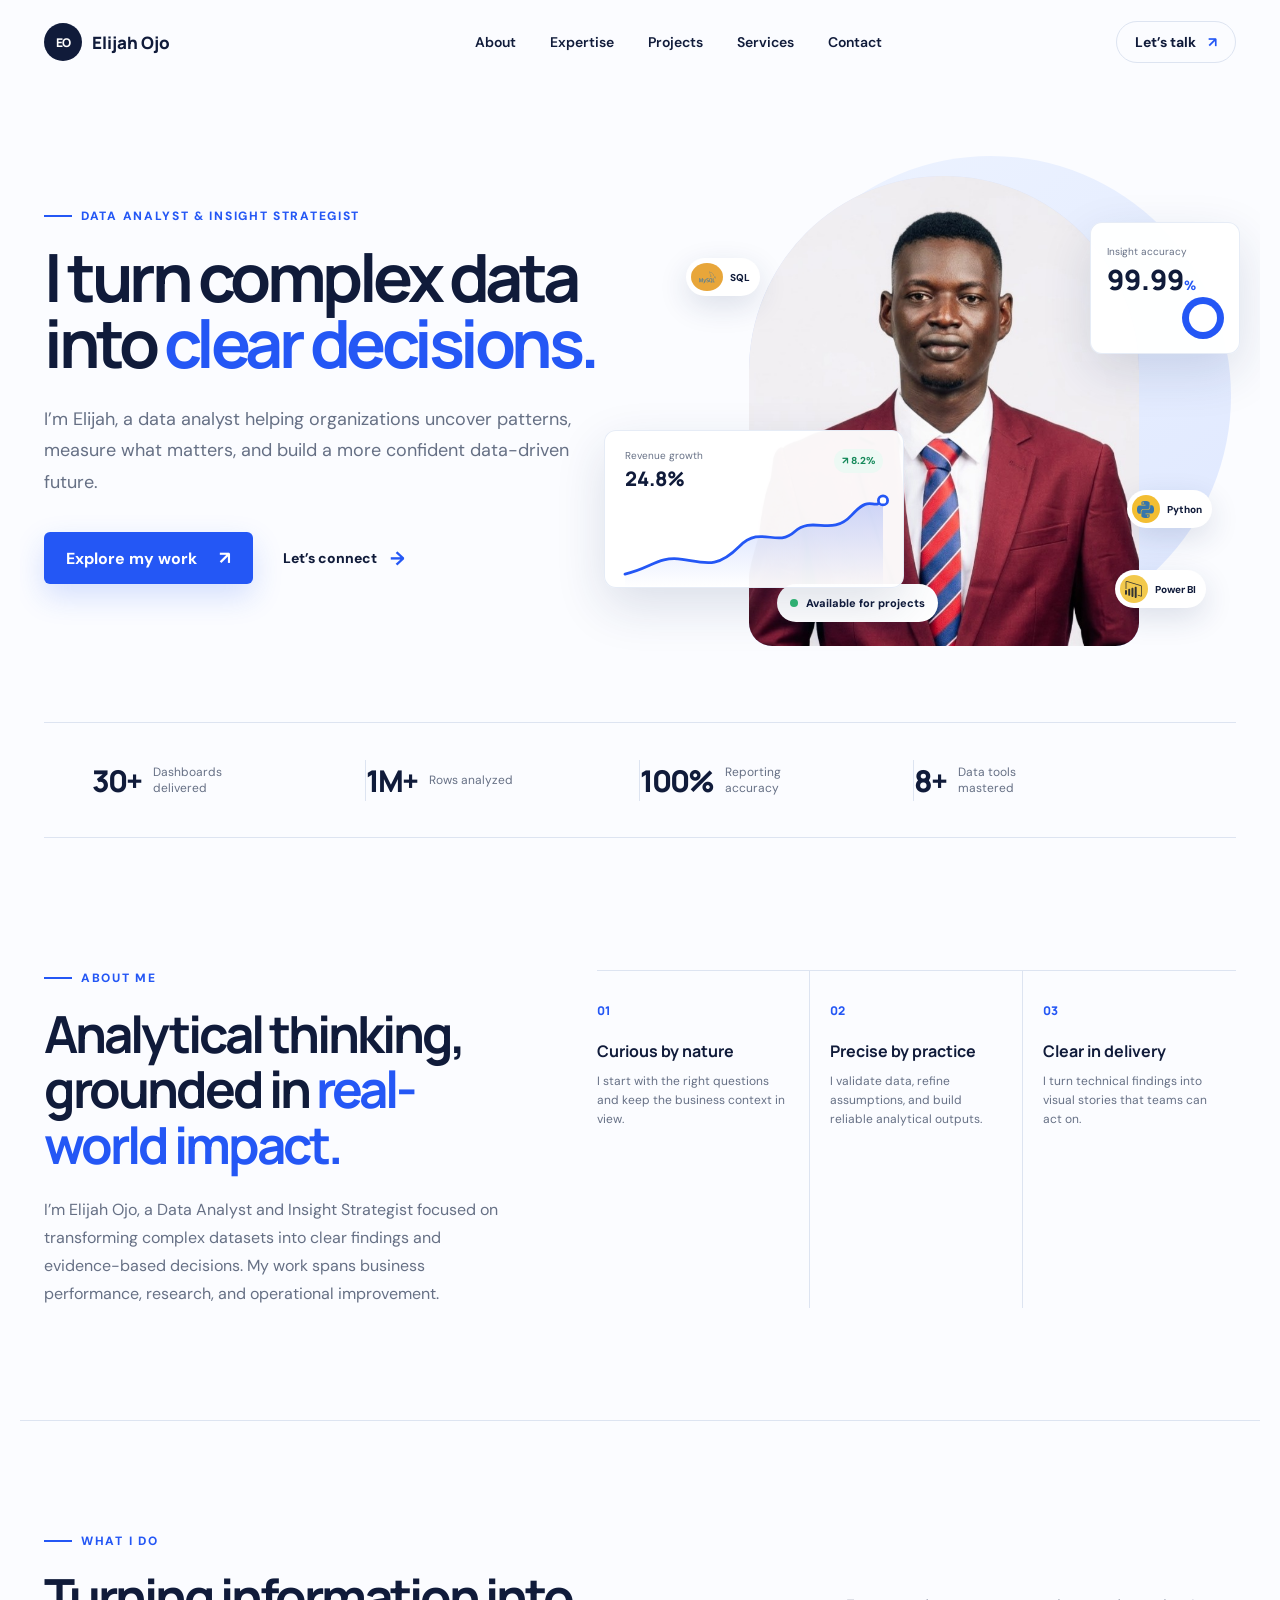
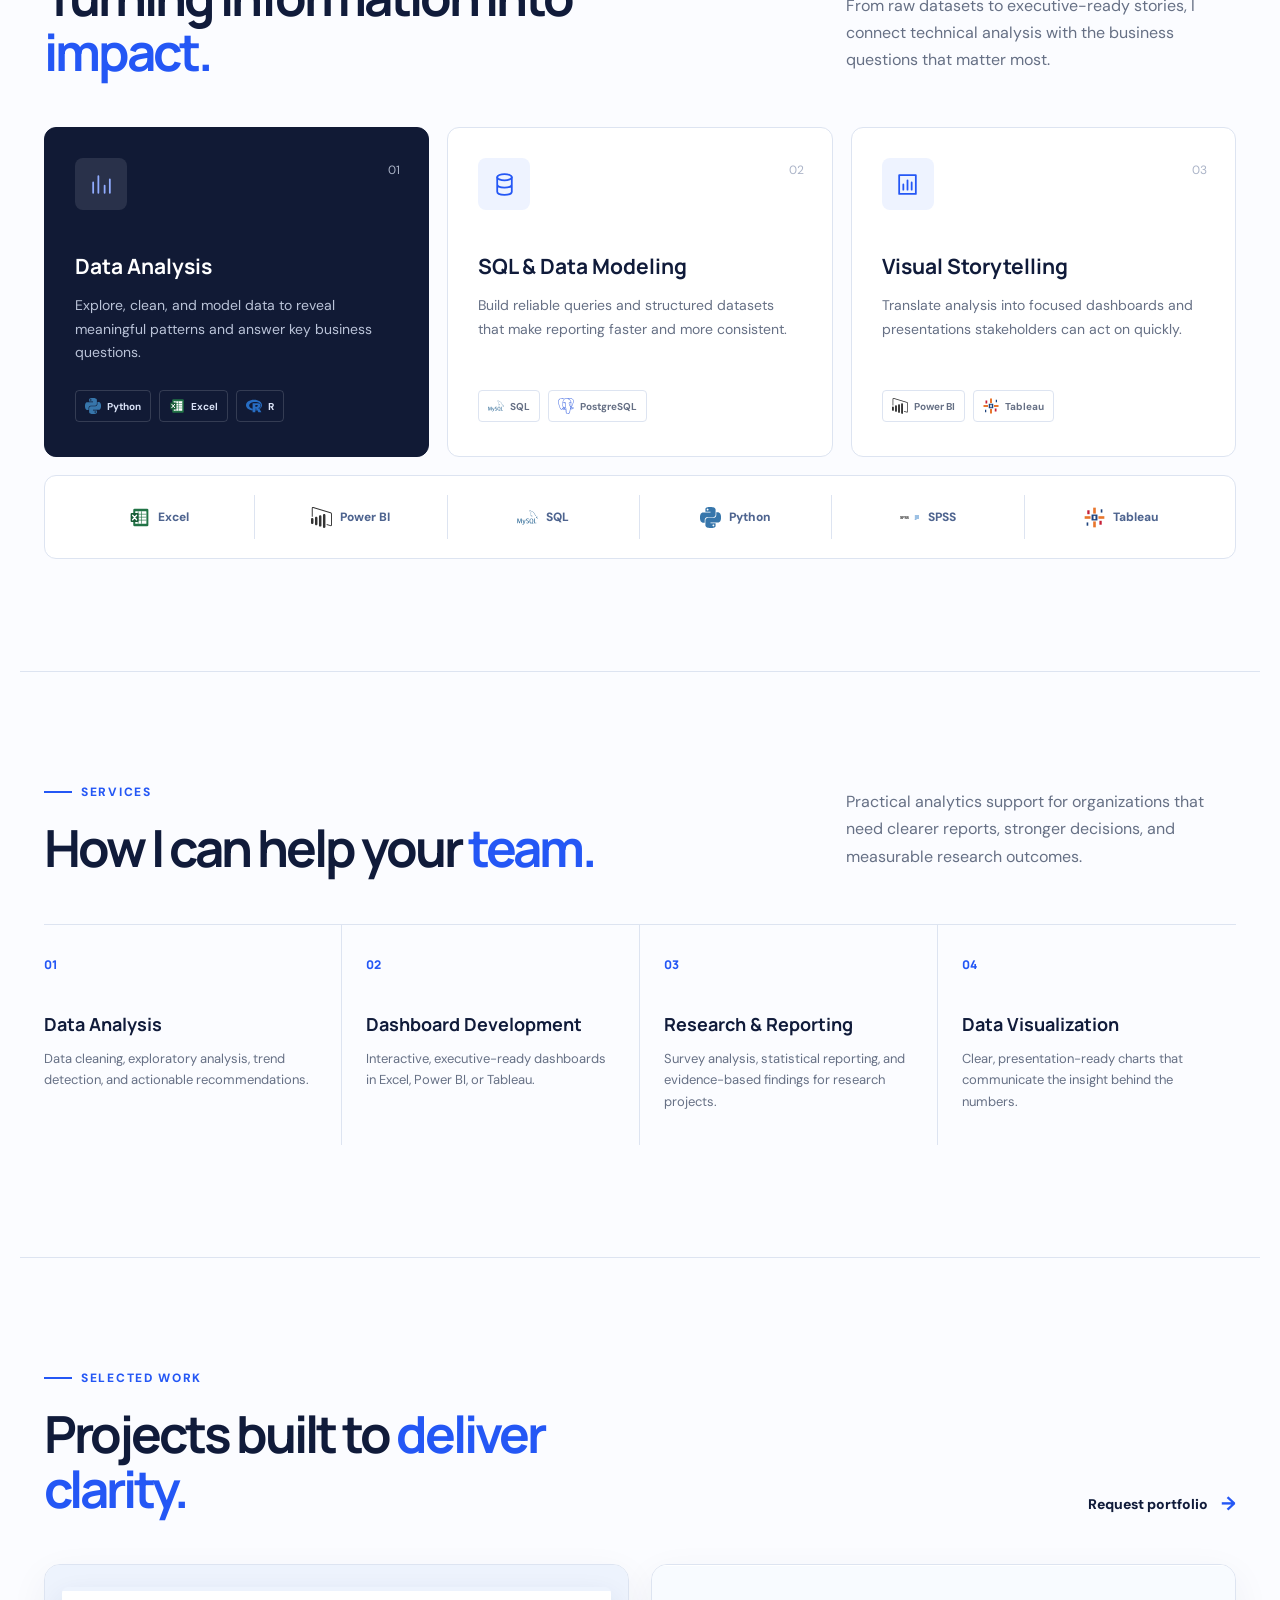
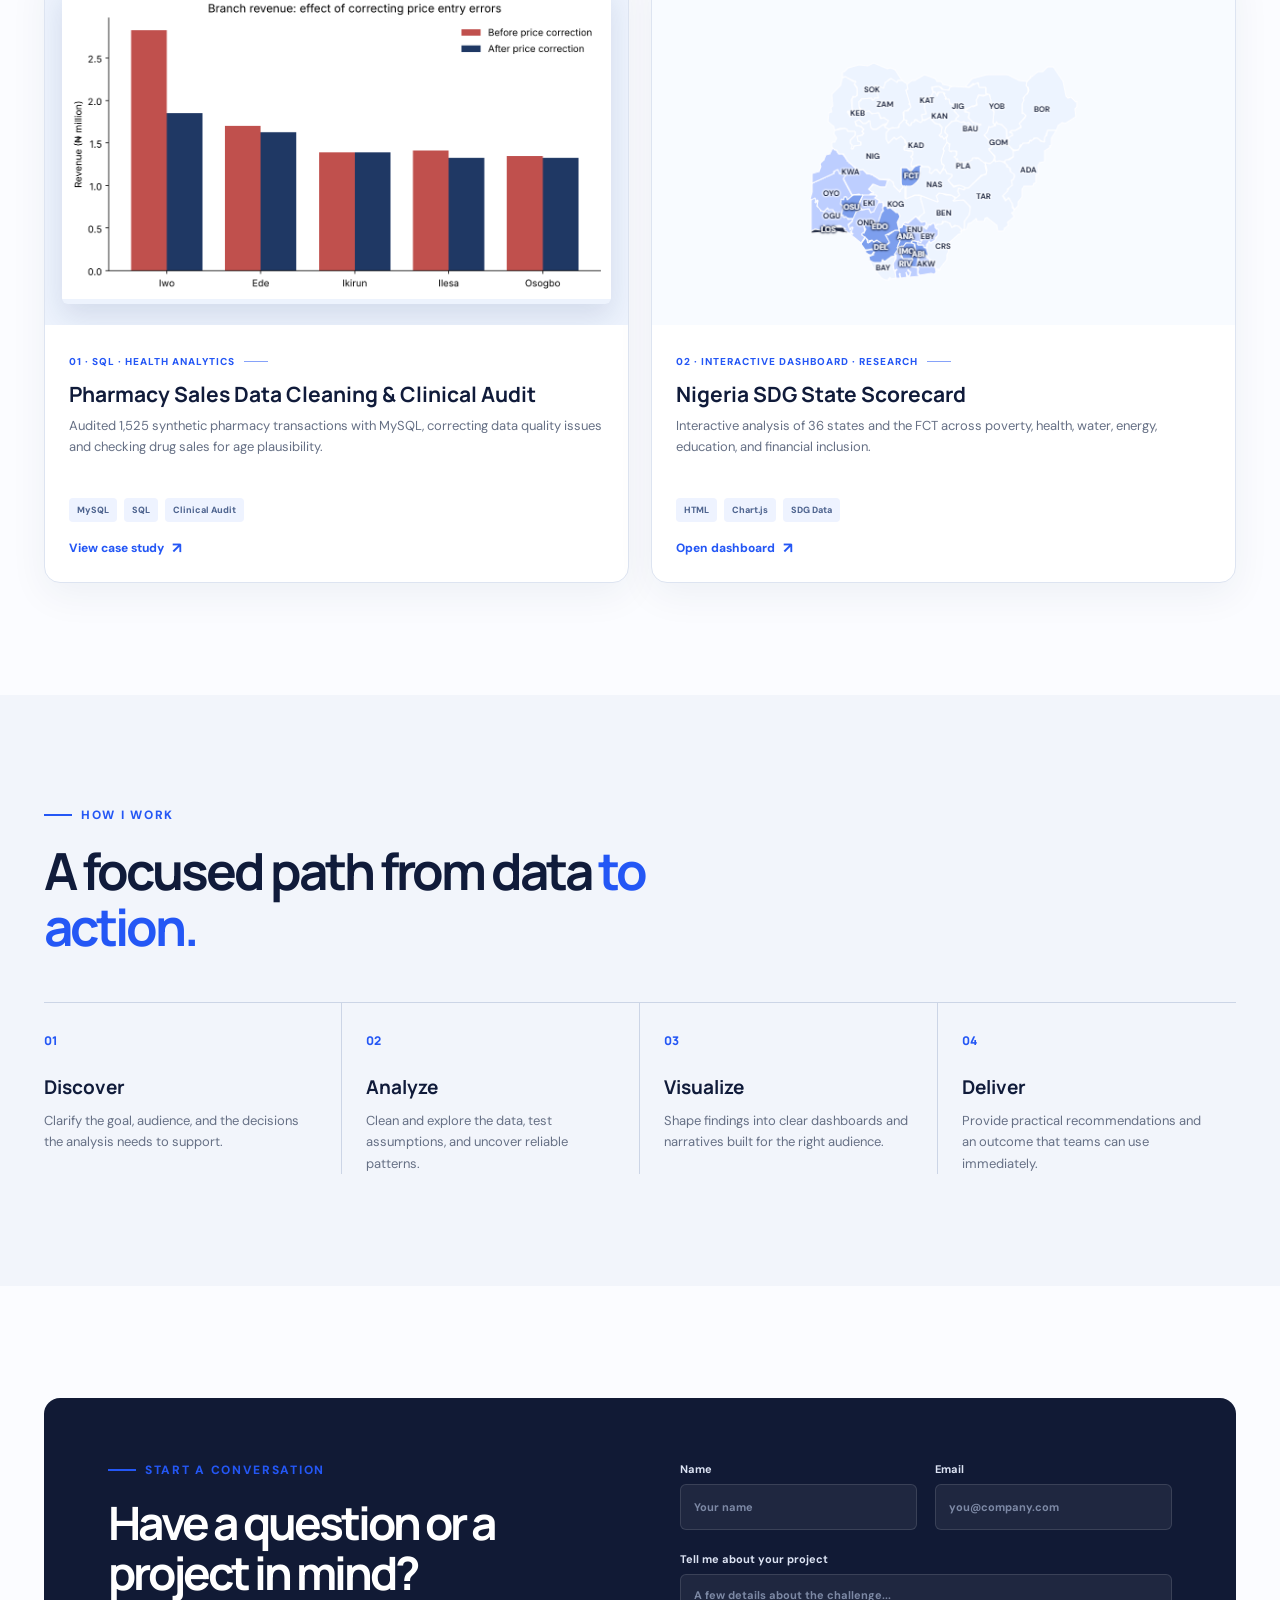
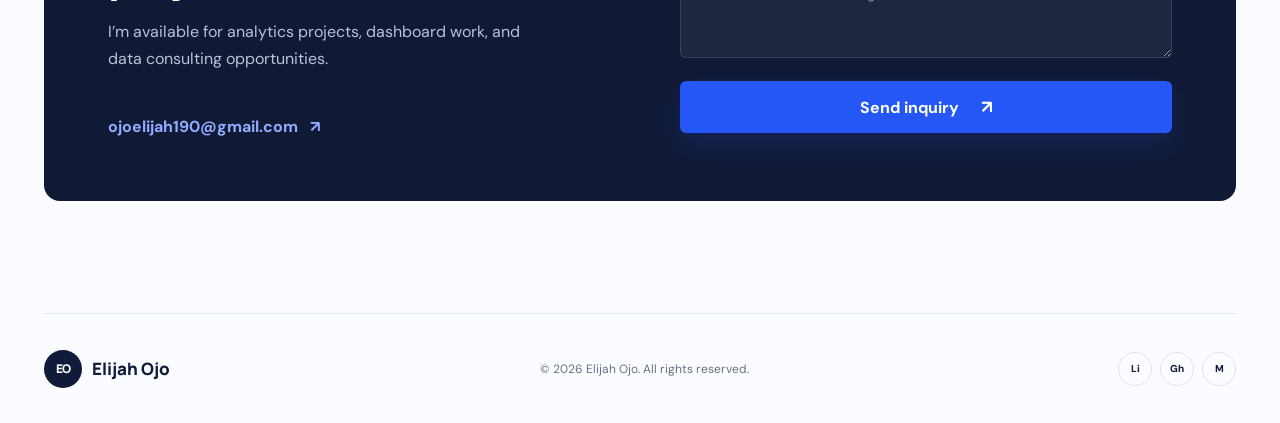
<file: index.html>
<!doctype html>
<html lang="en">
  <head>
    <meta charset="UTF-8" />
    <meta name="viewport" content="width=device-width, initial-scale=1.0" />
    <meta
      name="description"
      content="Elijah Ojo — data analyst turning complex data into clear, practical decisions."
    />
    <title>Elijah Ojo — Data Analyst</title>
    <link rel="preconnect" href="https://fonts.googleapis.com" />
    <link rel="preconnect" href="https://fonts.gstatic.com" crossorigin />
    <link
      href="https://fonts.googleapis.com/css2?family=DM+Sans:wght@400;500;600;700&family=Manrope:wght@600;700;800&display=swap"
      rel="stylesheet"
    />
    <link rel="stylesheet" href="styles.css" />
  </head>
  <body>
    <header class="site-header" id="top">
      <a class="brand" href="#top" aria-label="Elijah Ojo home">
        <span class="brand-mark">EO</span>
        <span>Elijah Ojo</span>
      </a>

      <nav class="nav-links" aria-label="Primary navigation">
        <a href="#about">About</a>
        <a href="#expertise">Expertise</a>
        <a href="#projects">Projects</a>
        <a href="#services">Services</a>
        <a href="#contact">Contact</a>
      </nav>

      <a class="header-cta" href="#contact">
        Let’s talk
        <span aria-hidden="true">↗</span>
      </a>

      <button class="menu-button" type="button" aria-expanded="false" aria-controls="mobile-menu">
        <span></span><span></span>
        <span class="sr-only">Open menu</span>
      </button>

      <nav class="mobile-menu" id="mobile-menu" aria-label="Mobile navigation">
        <a href="#about">About</a>
        <a href="#expertise">Expertise</a>
        <a href="#projects">Projects</a>
        <a href="#services">Services</a>
        <a href="#contact">Contact</a>
      </nav>
    </header>

    <main>
      <section class="hero">
        <div class="hero-copy">
          <p class="eyebrow"><span></span> Data Analyst &amp; Insight Strategist</p>
          <h1>I turn complex data into <em>clear decisions.</em></h1>
          <p class="hero-intro">
            I’m Elijah, a data analyst helping organizations uncover patterns,
            measure what matters, and build a more confident data-driven future.
          </p>
          <div class="hero-actions">
            <a class="button button-primary" href="#projects">Explore my work <span>↗</span></a>
            <a class="text-link" href="#contact">Let’s connect <span>→</span></a>
          </div>
        </div>

        <div class="hero-visual" aria-label="Analytics dashboard illustration">
          <div class="portrait-card">
            <img
              src="assets/elijah-ojo.jpg"
              alt="Elijah Ojo"
              class="portrait-photo"
            />
            <div class="available-pill"><span></span> Available for projects</div>
          </div>

          <div class="metric-card metric-card-main">
            <div class="metric-top">
              <div>
                <span>Revenue growth</span>
                <strong>24.8%</strong>
              </div>
              <span class="trend">↗ 8.2%</span>
            </div>
            <svg class="chart" viewBox="0 0 280 102" role="img" aria-label="Upward revenue trend">
              <defs>
                <linearGradient id="chartFill" x1="0" y1="0" x2="0" y2="1">
                  <stop offset="0%" stop-color="#2457f5" stop-opacity=".22" />
                  <stop offset="100%" stop-color="#2457f5" stop-opacity="0" />
                </linearGradient>
              </defs>
              <path class="chart-area" d="M0 88 C28 82,36 68,62 72 S100 82,124 58 S164 60,184 42 S224 48,246 24 S268 20,280 8 L280 102 L0 102 Z" />
              <path class="chart-line" d="M0 88 C28 82,36 68,62 72 S100 82,124 58 S164 60,184 42 S224 48,246 24 S268 20,280 8" />
              <circle cx="280" cy="8" r="5" />
            </svg>
          </div>

          <div class="metric-card metric-card-small">
            <span>Insight accuracy</span>
            <div><strong>99.99</strong><small>%</small></div>
            <div class="mini-ring" aria-hidden="true"></div>
          </div>

          <div class="tool-chip chip-python"><span><img src="assets/python-logo.svg" alt="" /></span> Python</div>
          <div class="tool-chip chip-sql"><span><img src="assets/sql-logo.svg" alt="" /></span> SQL</div>
          <div class="tool-chip chip-power"><span><img src="assets/power-bi-logo.svg" alt="" /></span> Power BI</div>
        </div>
      </section>

      <section class="proof-strip" aria-label="Career highlights">
        <div><strong>30+</strong><span>Dashboards delivered</span></div>
        <div><strong>1M+</strong><span>Rows analyzed</span></div>
        <div><strong>100%</strong><span>Reporting accuracy</span></div>
        <div><strong>8+</strong><span>Data tools mastered</span></div>
      </section>

      <section class="section about" id="about">
        <div class="about-copy">
          <p class="eyebrow"><span></span> About me</p>
          <h2>Analytical thinking, grounded in <em>real-world impact.</em></h2>
          <p>
            I’m Elijah Ojo, a Data Analyst and Insight Strategist focused on transforming
            complex datasets into clear findings and evidence-based decisions. My work spans
            business performance, research, and operational improvement.
          </p>
        </div>
        <div class="about-highlights">
          <article><strong>01</strong><h3>Curious by nature</h3><p>I start with the right questions and keep the business context in view.</p></article>
          <article><strong>02</strong><h3>Precise by practice</h3><p>I validate data, refine assumptions, and build reliable analytical outputs.</p></article>
          <article><strong>03</strong><h3>Clear in delivery</h3><p>I turn technical findings into visual stories that teams can act on.</p></article>
        </div>
      </section>

      <section class="section expertise" id="expertise">
        <div class="section-heading">
          <div>
            <p class="eyebrow"><span></span> What I do</p>
            <h2>Turning information into <em>impact.</em></h2>
          </div>
          <p>
            From raw datasets to executive-ready stories, I connect technical
            analysis with the business questions that matter most.
          </p>
        </div>

        <div class="service-grid">
          <article class="service-card featured">
            <div class="service-icon" aria-hidden="true">
              <svg viewBox="0 0 24 24"><path d="M4 20V10m5 10V4m6 16v-7m5 7V7" /></svg>
            </div>
            <span class="service-number">01</span>
            <h3>Data Analysis</h3>
            <p>Explore, clean, and model data to reveal meaningful patterns and answer key business questions.</p>
            <div class="skill-tags">
              <span><img src="assets/python-logo.svg" alt="" />Python</span>
              <span><img src="assets/excel-logo.svg" alt="" />Excel</span>
              <span><img src="assets/r-logo.svg" alt="" />R</span>
            </div>
          </article>

          <article class="service-card">
            <div class="service-icon" aria-hidden="true">
              <svg viewBox="0 0 24 24"><ellipse cx="12" cy="5" rx="7" ry="3" /><path d="M5 5v7c0 1.7 3.1 3 7 3s7-1.3 7-3V5M5 12v7c0 1.7 3.1 3 7 3s7-1.3 7-3v-7" /></svg>
            </div>
            <span class="service-number">02</span>
            <h3>SQL &amp; Data Modeling</h3>
            <p>Build reliable queries and structured datasets that make reporting faster and more consistent.</p>
            <div class="skill-tags">
              <span><img src="assets/sql-logo.svg" alt="" />SQL</span>
              <span><img src="assets/postgresql-logo.svg" alt="" />PostgreSQL</span>
            </div>
          </article>

          <article class="service-card">
            <div class="service-icon" aria-hidden="true">
              <svg viewBox="0 0 24 24"><path d="M4 3h16v18H4zM8 17v-5m4 5V8m4 9v-7" /></svg>
            </div>
            <span class="service-number">03</span>
            <h3>Visual Storytelling</h3>
            <p>Translate analysis into focused dashboards and presentations stakeholders can act on quickly.</p>
            <div class="skill-tags">
              <span><img src="assets/power-bi-logo.svg" alt="" />Power BI</span>
              <span><img src="assets/tableau-logo.svg" alt="" />Tableau</span>
            </div>
          </article>
        </div>

        <div class="toolkit" aria-label="Technical toolkit">
          <span><img src="assets/excel-logo.svg" alt="" />Excel</span>
          <span><img src="assets/power-bi-logo.svg" alt="" />Power BI</span>
          <span><img src="assets/sql-logo.svg" alt="" />SQL</span>
          <span><img src="assets/python-logo.svg" alt="" />Python</span>
          <span><img src="assets/spss-logo.svg?v=2" alt="" />SPSS</span>
          <span><img src="assets/tableau-logo.svg" alt="" />Tableau</span>
        </div>
      </section>

      <section class="section services" id="services">
        <div class="section-heading">
          <div>
            <p class="eyebrow"><span></span> Services</p>
            <h2>How I can help your <em>team.</em></h2>
          </div>
          <p>
            Practical analytics support for organizations that need clearer reports,
            stronger decisions, and measurable research outcomes.
          </p>
        </div>

        <div class="offering-grid">
          <article>
            <span>01</span>
            <h3>Data Analysis</h3>
            <p>Data cleaning, exploratory analysis, trend detection, and actionable recommendations.</p>
          </article>
          <article>
            <span>02</span>
            <h3>Dashboard Development</h3>
            <p>Interactive, executive-ready dashboards in Excel, Power BI, or Tableau.</p>
          </article>
          <article>
            <span>03</span>
            <h3>Research &amp; Reporting</h3>
            <p>Survey analysis, statistical reporting, and evidence-based findings for research projects.</p>
          </article>
          <article>
            <span>04</span>
            <h3>Data Visualization</h3>
            <p>Clear, presentation-ready charts that communicate the insight behind the numbers.</p>
          </article>
        </div>
      </section>

      <section class="section projects" id="projects">
        <div class="section-heading">
          <div>
            <p class="eyebrow"><span></span> Selected work</p>
            <h2>Projects built to <em>deliver clarity.</em></h2>
          </div>
          <a class="text-link" href="#contact">Request portfolio <span>→</span></a>
        </div>

        <div class="project-grid">
          <article class="project-card pharmacy-project">
            <div class="project-art pharmacy-art">
              <img
                src="assets/branch_revenue_before_after.png"
                alt="Branch revenue before and after correcting price entry errors"
              />
            </div>
            <div class="project-info">
              <span class="project-index">01 · SQL · Health Analytics</span>
              <h3>Pharmacy Sales Data Cleaning &amp; Clinical Audit</h3>
              <p>
                Audited 1,525 synthetic pharmacy transactions with MySQL, correcting
                data quality issues and checking drug sales for age plausibility.
              </p>
              <div class="project-meta">
                <span>MySQL</span>
                <span>SQL</span>
                <span>Clinical Audit</span>
              </div>
              <button class="case-study-link" type="button" data-case-study="pharmacy">
                View case study <span>↗</span>
              </button>
            </div>
          </article>

          <article class="project-card sdg-project">
            <div class="project-art sdg-art">
              <img
                src="assets/nigeria-sdg-map-preview.png"
                alt="Interactive Nigeria SDG state scorecard map"
              />
            </div>
            <div class="project-info">
              <span class="project-index">02 · Interactive Dashboard · Research</span>
              <h3>Nigeria SDG State Scorecard</h3>
              <p>
                Interactive analysis of 36 states and the FCT across poverty,
                health, water, energy, education, and financial inclusion.
              </p>
              <div class="project-meta">
                <span>HTML</span>
                <span>Chart.js</span>
                <span>SDG Data</span>
              </div>
              <a class="case-study-link" href="projects/nigeria-sdg-state-scorecard/index.html" target="_blank" rel="noreferrer">
                Open dashboard <span>↗</span>
              </a>
            </div>
          </article>

        </div>
      </section>

      <dialog class="case-study-modal" id="pharmacy-case-study">
        <button class="modal-close" type="button" aria-label="Close case study">×</button>
        <div class="case-study-header">
          <p class="eyebrow"><span></span> SQL · Health Analytics</p>
          <h2>Pharmacy Sales: Cleaning, Analysis &amp; Clinical Audit</h2>
          <p>
            Turning a messy synthetic pharmacy sales export into a reconciled,
            analysis-ready dataset and escalating implausible clinical records for review.
          </p>
        </div>

        <div class="case-study-facts">
          <article><span>Dataset</span><strong>1,525</strong><small>synthetic transactions</small></article>
          <article><span>Clean output</span><strong>1,490</strong><small>validated sales rows</small></article>
          <article><span>Clinical flags</span><strong>70</strong><small>sales for review</small></article>
          <article><span>Tools</span><strong>MySQL</strong><small>SQL · CTEs · window functions</small></article>
        </div>

        <div class="case-study-grid">
          <article>
            <span>01 · Problem</span>
            <h3>Unreliable raw reporting</h3>
            <p>
              The export contained duplicate records, invalid quantities and dates,
              inconsistent labels, impossible ages, and severely inflated prices.
            </p>
          </article>
          <article>
            <span>02 · Method</span>
            <h3>Traceable SQL pipeline</h3>
            <p>
              I profiled the data, removed duplicates, moved invalid rows into a rejected
              table, flagged corrections, reconciled the source, and ran business analysis.
            </p>
          </article>
          <article>
            <span>03 · Findings</span>
            <h3>Errors changed the story</h3>
            <p>
              Eight bad prices added about ₦1.17 million in fake revenue. Iwo led corrected
              revenue at ₦1.8507 million, while Ede had the highest average order value.
            </p>
          </article>
          <article>
            <span>04 · Recommendation</span>
            <h3>Escalate, do not erase</h3>
            <p>
              The 70 clinically implausible sales should be reviewed without deleting or
              silently changing the records, preserving both financial and medical traceability.
            </p>
          </article>
        </div>

        <div class="case-study-charts">
          <img src="assets/branch_revenue_before_after.png" alt="Branch revenue before and after price correction" />
          <img src="assets/clinical_flags_by_drug.png" alt="Clinical plausibility flags by drug" />
        </div>

        <div class="case-study-footer">
          <span>Data is synthetic and created for analytical practice.</span>
          <a class="button button-primary" href="https://github.com/09132380939/elijah-ojo-data-analytics-portfolio/tree/main/projects/pharmacy-sales-sql-analysis" target="_blank" rel="noreferrer">
            View project files <span>↗</span>
          </a>
        </div>
      </dialog>

      <section class="section process">
        <div class="section-heading">
          <div>
            <p class="eyebrow"><span></span> How I work</p>
            <h2>A focused path from data <em>to action.</em></h2>
          </div>
        </div>
        <div class="process-grid">
          <article><span>01</span><h3>Discover</h3><p>Clarify the goal, audience, and the decisions the analysis needs to support.</p></article>
          <article><span>02</span><h3>Analyze</h3><p>Clean and explore the data, test assumptions, and uncover reliable patterns.</p></article>
          <article><span>03</span><h3>Visualize</h3><p>Shape findings into clear dashboards and narratives built for the right audience.</p></article>
          <article><span>04</span><h3>Deliver</h3><p>Provide practical recommendations and an outcome that teams can use immediately.</p></article>
        </div>
      </section>

      <section class="contact-section" id="contact">
        <div class="contact-copy">
          <p class="eyebrow"><span></span> Start a conversation</p>
          <h2>Have a question or a project in mind?</h2>
          <p>I’m available for analytics projects, dashboard work, and data consulting opportunities.</p>
          <a href="mailto:ojoelijah190@gmail.com">ojoelijah190@gmail.com <span>↗</span></a>
        </div>
        <form class="contact-form" action="#" method="post">
          <label>
            <span>Name</span>
            <input type="text" name="name" placeholder="Your name" required />
          </label>
          <label>
            <span>Email</span>
            <input type="email" name="email" placeholder="you@company.com" required />
          </label>
          <label class="full-width">
            <span>Tell me about your project</span>
            <textarea name="message" rows="4" placeholder="A few details about the challenge..." required></textarea>
          </label>
          <button class="button button-primary full-width" type="submit">Send inquiry <span>↗</span></button>
        </form>
      </section>
    </main>

    <footer>
      <a class="brand" href="#top"><span class="brand-mark">EO</span><span>Elijah Ojo</span></a>
      <p>© <span id="year"></span> Elijah Ojo. All rights reserved.</p>
      <div class="social-links">
        <a href="#" aria-label="LinkedIn">Li</a>
        <a href="#" aria-label="GitHub">Gh</a>
        <a href="#" aria-label="Medium">M</a>
      </div>
    </footer>

    <script src="script.js"></script>
  </body>
</html>
</file>
<file: styles.css>
:root {
  --ink: #101b3a;
  --muted: #667085;
  --blue: #2457f5;
  --blue-dark: #163ca9;
  --pale: #eef3ff;
  --line: #dde4f1;
  --white: #ffffff;
  --navy: #111a35;
}

* { box-sizing: border-box; }
html { scroll-behavior: smooth; }
body {
  margin: 0;
  font-family: "DM Sans", sans-serif;
  color: var(--ink);
  background: #fbfcff;
  -webkit-font-smoothing: antialiased;
}
a { color: inherit; text-decoration: none; }
button, input, textarea { font: inherit; }
.sr-only {
  position: absolute; width: 1px; height: 1px; padding: 0; margin: -1px;
  overflow: hidden; clip: rect(0, 0, 0, 0); white-space: nowrap; border: 0;
}

.site-header {
  height: 84px;
  max-width: 1240px;
  margin: 0 auto;
  padding: 0 24px;
  display: flex;
  align-items: center;
  justify-content: space-between;
  position: relative;
  z-index: 50;
}
.brand { display: flex; align-items: center; gap: 10px; font: 800 17px "Manrope", sans-serif; }
.brand-mark {
  width: 38px; height: 38px; border-radius: 50%;
  display: grid; place-items: center; background: var(--ink); color: white;
  font-size: 12px; letter-spacing: -.5px;
}
.nav-links { display: flex; gap: 34px; margin-left: 70px; }
.nav-links a { font-size: 14px; font-weight: 600; transition: color .2s; }
.nav-links a:hover { color: var(--blue); }
.header-cta {
  height: 42px; padding: 0 18px; border: 1px solid var(--line); border-radius: 24px;
  display: flex; align-items: center; gap: 12px; font-size: 14px; font-weight: 700;
}
.header-cta span { color: var(--blue); }
.menu-button, .mobile-menu { display: none; }

.hero {
  max-width: 1240px;
  min-height: 620px;
  margin: 0 auto;
  padding: 62px 24px 76px;
  display: grid;
  grid-template-columns: 47% 53%;
  align-items: center;
  overflow: hidden;
}
.eyebrow {
  display: flex; align-items: center; gap: 9px;
  margin: 0 0 20px; color: var(--blue);
  font-size: 12px; font-weight: 800; letter-spacing: 1.7px; text-transform: uppercase;
}
.eyebrow > span { width: 28px; height: 2px; background: var(--blue); }
h1, h2, h3 { font-family: "Manrope", sans-serif; }
.hero h1 {
  max-width: 630px; margin: 0;
  font-size: clamp(52px, 5.2vw, 78px); line-height: .99; letter-spacing: -4.5px;
}
.hero h1 em, .section-heading h2 em { color: var(--blue); font-style: normal; }
.hero-intro {
  max-width: 530px; margin: 28px 0 34px;
  color: var(--muted); font-size: 18px; line-height: 1.75;
}
.hero-actions { display: flex; align-items: center; gap: 30px; }
.button {
  height: 52px; border: 0; border-radius: 6px; padding: 0 22px;
  display: inline-flex; align-items: center; justify-content: center; gap: 22px;
  font-weight: 700; cursor: pointer;
}
.button-primary { background: var(--blue); color: white; box-shadow: 0 12px 30px rgba(36,87,245,.18); }
.button-primary span { font-size: 18px; }
.text-link { display: inline-flex; align-items: center; gap: 13px; font-size: 14px; font-weight: 800; }
.text-link span { color: var(--blue); font-size: 19px; }

.hero-visual {
  position: relative; height: 500px; isolation: isolate;
}
.hero-visual::before {
  content: ""; position: absolute; width: 480px; height: 480px;
  right: 5px; top: 10px; border-radius: 50%;
  background: linear-gradient(145deg, #edf3ff 0%, #dfe8ff 100%);
  z-index: -3;
}
.portrait-card {
  position: absolute; width: 390px; height: 470px; left: 145px; bottom: 0;
  overflow: hidden; border-radius: 200px 200px 24px 24px;
  background: linear-gradient(160deg, #dce7ff 0%, #becdfa 100%);
  box-shadow: inset 0 -60px 80px rgba(36,87,245,.08);
}
.portrait-photo {
  width: 100%;
  height: 100%;
  display: block;
  object-fit: cover;
  object-position: center 18%;
}
.available-pill {
  position: absolute; left: 28px; bottom: 24px; height: 38px; padding: 0 13px;
  display: flex; align-items: center; gap: 8px; border-radius: 20px;
  background: white; font-size: 11px; font-weight: 800; box-shadow: 0 8px 28px rgba(18,38,92,.12);
}
.available-pill span { width: 8px; height: 8px; border-radius: 50%; background: #31ba74; }

.metric-card {
  position: absolute; background: rgba(255,255,255,.96); z-index: 5;
  box-shadow: 0 18px 50px rgba(30,48,96,.14); border: 1px solid rgba(228,234,246,.9);
}
.metric-card-main { width: 300px; height: 158px; left: 0; bottom: 58px; border-radius: 12px; padding: 18px 20px 10px; }
.metric-top { display: flex; justify-content: space-between; }
.metric-top div { display: flex; flex-direction: column; }
.metric-top span { color: var(--muted); font-size: 10px; }
.metric-top strong { margin-top: 3px; font: 800 20px "Manrope"; }
.metric-top .trend { height: 24px; padding: 5px 8px; color: #16895a; background: #edf9f4; border-radius: 12px; font-weight: 800; }
.chart { width: 100%; height: 100px; margin-top: -2px; overflow: visible; }
.chart-area { fill: url(#chartFill); }
.chart-line { fill: none; stroke: var(--blue); stroke-width: 3; stroke-linecap: round; }
.chart circle { fill: white; stroke: var(--blue); stroke-width: 3; }
.metric-card-small { width: 150px; height: 132px; right: -4px; top: 76px; border-radius: 12px; padding: 16px; }
.metric-card-small > span { color: var(--muted); font-size: 10px; }
.metric-card-small div strong { font: 800 28px "Manrope"; }
.metric-card-small div small { color: var(--blue); font-weight: 800; }
.mini-ring {
  width: 42px; height: 42px; position: absolute; right: 15px; bottom: 14px;
  border-radius: 50%; background: conic-gradient(var(--blue) 0 99.99%, #edf1f9 99.99%);
}
.mini-ring::after { content: ""; position: absolute; inset: 7px; background: white; border-radius: 50%; }
.tool-chip {
  position: absolute; z-index: 6; height: 38px; padding: 0 10px 0 5px;
  display: flex; align-items: center; gap: 7px; background: white; border-radius: 20px;
  font-size: 10px; font-weight: 800; box-shadow: 0 10px 30px rgba(30,48,96,.14);
}
.tool-chip span { width: 28px; height: 28px; display: grid; place-items: center; border-radius: 50%; color: white; }
.tool-chip span img { width: 17px; height: 17px; display: block; object-fit: contain; }
.chip-python { right: 24px; bottom: 118px; }
.chip-python span { background: #f3be32; color: #17203c; }
.chip-sql { left: 82px; top: 112px; }
.chip-sql span { width: 32px; background: #e8a63a; }
.chip-power { right: 30px; bottom: 38px; }
.chip-power span { background: #f2c94c; color: #4b3b00; }

.proof-strip {
  max-width: 1192px; min-height: 116px; margin: 0 auto 20px;
  padding: 24px 48px; border-top: 1px solid var(--line); border-bottom: 1px solid var(--line);
  display: grid; grid-template-columns: repeat(4, 1fr); align-items: center;
}
.proof-strip div { display: flex; align-items: center; gap: 12px; border-right: 1px solid var(--line); }
.proof-strip div:last-child { border-right: 0; }
.proof-strip strong { font: 800 30px "Manrope"; letter-spacing: -2px; }
.proof-strip span { max-width: 95px; color: var(--muted); font-size: 12px; line-height: 1.35; }

.section { max-width: 1240px; margin: 0 auto; padding: 112px 24px; }
.section-heading { display: flex; align-items: end; justify-content: space-between; margin-bottom: 48px; }
.section-heading h2 { max-width: 620px; margin: 0; font-size: clamp(38px, 4vw, 58px); line-height: 1.08; letter-spacing: -3px; }
.section-heading > p { max-width: 390px; margin: 0 0 6px; color: var(--muted); line-height: 1.7; }
.expertise { border-bottom: 1px solid var(--line); }
.service-grid { display: grid; grid-template-columns: repeat(3, 1fr); gap: 18px; }
.service-card {
  min-height: 330px; padding: 30px; border: 1px solid var(--line); border-radius: 12px;
  background: white; position: relative; transition: transform .25s, box-shadow .25s;
}
.service-card:hover { transform: translateY(-5px); box-shadow: 0 18px 50px rgba(25,45,94,.08); }
.service-card.featured { background: var(--navy); color: white; border-color: var(--navy); }
.service-icon {
  width: 52px; height: 52px; display: grid; place-items: center;
  border-radius: 8px; background: var(--pale); color: var(--blue);
}
.featured .service-icon { background: rgba(255,255,255,.1); color: #91acff; }
.service-icon svg { width: 25px; fill: none; stroke: currentColor; stroke-width: 1.7; stroke-linecap: round; stroke-linejoin: round; }
.service-number { position: absolute; right: 28px; top: 34px; color: #aab3c7; font-size: 12px; }
.service-card h3 { margin: 42px 0 14px; font-size: 21px; }
.service-card p { min-height: 72px; margin: 0; color: var(--muted); font-size: 14px; line-height: 1.65; }
.featured p { color: #bac3d8; }
.skill-tags { display: flex; gap: 8px; margin-top: 24px; }
.skill-tags span { min-height: 32px; padding: 6px 9px; border: 1px solid var(--line); border-radius: 4px; color: var(--muted); font-size: 10px; font-weight: 700; display: inline-flex; align-items: center; gap: 6px; }
.skill-tags img { width: 16px; height: 16px; object-fit: contain; }
.featured .skill-tags span { color: #dbe3f7; border-color: rgba(255,255,255,.15); }
.toolkit {
  margin-top: 18px; min-height: 84px; padding: 18px;
  border: 1px solid var(--line); border-radius: 12px; background: white;
  display: grid; grid-template-columns: repeat(6, 1fr); align-items: center;
}
.toolkit span {
  height: 44px; display: flex; align-items: center; justify-content: center; gap: 8px;
  border-right: 1px solid var(--line); color: #4e648f; font-size: 12px; font-weight: 800;
}
.toolkit span img { width: 21px; height: 21px; object-fit: contain; }
.toolkit span:last-child { border-right: 0; }

.about {
  border-bottom: 1px solid var(--line);
  display: grid; grid-template-columns: 1fr 1.35fr; gap: 80px;
}
.about-copy h2 { max-width: 520px; margin: 0; font-size: clamp(38px, 4vw, 54px); line-height: 1.08; letter-spacing: -3px; }
.about-copy h2 em { color: var(--blue); font-style: normal; }
.about-copy > p:not(.eyebrow) { max-width: 510px; margin: 24px 0 0; color: var(--muted); line-height: 1.75; }
.about-highlights { display: grid; grid-template-columns: repeat(3, 1fr); border-top: 1px solid var(--line); }
.about-highlights article { padding: 28px 20px 0 0; border-right: 1px solid var(--line); }
.about-highlights article:not(:first-child) { padding-left: 20px; }
.about-highlights article:last-child { border-right: 0; }
.about-highlights strong { color: var(--blue); font: 800 12px "Manrope"; }
.about-highlights h3 { margin: 20px 0 10px; font-size: 16px; }
.about-highlights p { margin: 0; color: var(--muted); font-size: 12px; line-height: 1.6; }

.services { border-bottom: 1px solid var(--line); }
.offering-grid { display: grid; grid-template-columns: repeat(4, 1fr); border-top: 1px solid var(--line); }
.offering-grid article { min-height: 220px; padding: 28px 24px 20px 0; border-right: 1px solid var(--line); }
.offering-grid article:not(:first-child) { padding-left: 24px; }
.offering-grid article:last-child { border-right: 0; }
.offering-grid span { color: var(--blue); font: 800 12px "Manrope"; }
.offering-grid h3 { margin: 38px 0 12px; font-size: 18px; }
.offering-grid p { margin: 0; color: var(--muted); font-size: 13px; line-height: 1.65; }

.project-grid { display: grid; grid-template-columns: repeat(2, minmax(0, 1fr)); gap: 22px; }
.project-card {
  border: 1px solid var(--line); border-radius: 16px; overflow: hidden; background: white;
  box-shadow: 0 12px 38px rgba(24,43,92,.06); transition: transform .28s, box-shadow .28s;
}
.project-card:hover { transform: translateY(-6px); box-shadow: 0 24px 55px rgba(24,43,92,.12); }
.project-art { height: 330px; position: relative; overflow: hidden; }
.project-large { grid-column: 1 / -1; display: grid; grid-template-columns: 1.15fr .85fr; }
.project-large .project-art { height: 420px; }
.project-large .project-info { display: flex; flex-direction: column; justify-content: center; padding: 44px; }
.project-large .project-info h3 { max-width: 440px; font-size: 28px; }
.project-large .project-info p { max-width: 440px; min-height: 0; font-size: 14px; }
.art-sales { background: linear-gradient(145deg, #e8efff, #b9caf3); display: grid; place-items: center; }
.art-window { width: 82%; height: 74%; border-radius: 8px; background: white; box-shadow: 0 18px 40px rgba(40,69,136,.2); overflow: hidden; }
.art-toolbar { height: 24px; background: #16244a; display: flex; align-items: center; gap: 4px; padding-left: 8px; }
.art-toolbar span { width: 4px; height: 4px; border-radius: 50%; background: #9ca8c7; }
.dashboard-layout { height: calc(100% - 24px); display: grid; grid-template-columns: 20% 80%; }
.dashboard-side { background: #edf2fc; }
.dashboard-main { padding: 10px; }
.dashboard-kpis { height: 34%; display: grid; grid-template-columns: repeat(3,1fr); gap: 6px; }
.dashboard-kpis i { background: #edf2fc; border-radius: 3px; }
.dashboard-chart { height: 55%; margin-top: 8%; border-radius: 4px; background: linear-gradient(180deg, #edf2ff, #fff); position: relative; }
.dashboard-chart span { position: absolute; width: 80%; height: 50%; left: 10%; bottom: 12%; border-bottom: 3px solid var(--blue); border-radius: 50%; transform: skewY(-8deg); }
.art-customer { background: linear-gradient(145deg, #172044, #3159b3); }
.bubble-chart { position: absolute; inset: 0; }
.bubble-chart span { position: absolute; border-radius: 50%; border: 1px solid rgba(255,255,255,.5); }
.bubble-one { width: 150px; height: 150px; left: 42px; top: 62px; background: rgba(124,166,255,.42); }
.bubble-two { width: 88px; height: 88px; right: 32px; top: 38px; background: rgba(255,255,255,.16); }
.bubble-three { width: 65px; height: 65px; right: 70px; bottom: 25px; background: rgba(57,213,175,.32); }
.bubble-four { width: 42px; height: 42px; left: 25px; top: 32px; background: rgba(255,196,95,.35); }
.art-operations { background: linear-gradient(145deg, #dfe8f7, #93a9d1); display: grid; place-items: center; }
.operation-board { width: 78%; height: 64%; border-radius: 8px; background: #fff; box-shadow: 0 18px 40px rgba(40,69,136,.18); display: grid; grid-template-columns: 38% 62%; padding: 24px 16px; }
.op-number { display: flex; flex-direction: column; justify-content: center; }
.op-number span { color: var(--muted); font-size: 9px; }
.op-number strong { font: 800 32px "Manrope"; }
.op-bars { display: flex; align-items: end; gap: 7px; height: 100%; border-left: 1px solid #edf0f5; padding-left: 12px; }
.op-bars i { width: 12%; background: var(--blue); border-radius: 3px 3px 0 0; }
.op-bars i:nth-child(1) { height: 36%; }.op-bars i:nth-child(2) { height: 58%; }.op-bars i:nth-child(3) { height: 48%; }.op-bars i:nth-child(4) { height: 82%; }.op-bars i:nth-child(5) { height: 68%; }
.project-info { padding: 24px; }
.project-info > span { color: var(--blue); font-size: 10px; font-weight: 800; text-transform: uppercase; letter-spacing: 1px; }
.project-index::after {
  content: ""; display: inline-block; width: 24px; height: 1px; margin: 0 0 3px 9px; background: currentColor; opacity: .55;
}
.project-info h3 { margin: 10px 0 8px; font-size: 21px; }
.project-info p { min-height: 64px; margin: 0; color: var(--muted); font-size: 13px; line-height: 1.55; }
.project-meta { display: flex; gap: 7px; margin-top: 18px; }
.project-meta span { padding: 6px 8px; border-radius: 4px; background: var(--pale); color: #4e648f; font-size: 9px; font-weight: 800; }
.pharmacy-art { background: #edf3fd; display: grid; place-items: center; }
.pharmacy-art img { width: 94%; height: 88%; object-fit: contain; border-radius: 6px; box-shadow: 0 12px 28px rgba(27,53,105,.12); }
.sdg-art { background: linear-gradient(145deg, #edf8f2, #cfe6d9); display: grid; place-items: center; }
.sdg-preview { width: 84%; height: 78%; padding: 13px; border: 1px solid rgba(11,122,75,.12); border-radius: 8px; background: #fafaf7; box-shadow: 0 16px 36px rgba(35,91,63,.16); }
.sdg-preview-head { display: flex; align-items: end; justify-content: space-between; height: 34px; }
.sdg-preview-head span { color: #6b746f; font-size: 7px; font-weight: 800; letter-spacing: .8px; }
.sdg-preview-head strong { color: #0b7a4b; font: 800 16px "Manrope"; }
.sdg-kpis { height: 58px; margin: 8px 0 10px; display: grid; grid-template-columns: repeat(3, 1fr); gap: 5px; }
.sdg-kpis i { border: 1px solid #e3e6e1; border-radius: 5px; background: white; display: flex; flex-direction: column; justify-content: center; align-items: center; }
.sdg-kpis b { color: #0b7a4b; font-size: 13px; }
.sdg-kpis small { color: #6b746f; font-size: 6px; }
.sdg-bars { height: 68px; display: flex; align-items: end; gap: 8px; border-bottom: 1px solid #d7ddd7; }
.sdg-bars span { flex: 1; height: var(--h); border-radius: 3px 3px 0 0; background: #0b7a4b; opacity: .78; }
.case-study-link {
  margin-top: 16px; padding: 0; border: 0; background: transparent;
  color: var(--blue); display: inline-flex; align-items: center; gap: 8px;
  font-size: 12px; font-weight: 800; cursor: pointer;
}
.case-study-link span { font-size: 15px; }
.pharmacy-project .project-art,
.sdg-project .project-art { height: 360px; }
.pharmacy-project .project-info,
.sdg-project .project-info { min-height: 230px; }
.sdg-art { background: radial-gradient(circle at 70% 20%,#dce8ff 0,#edf3ff 24%,#dce6f7 100%); }
.sdg-art img {
  width: 100%; height: 100%; display: block; object-fit: cover;
  object-position: center;
  transition: transform .45s cubic-bezier(.2,.7,.2,1);
}
.sdg-project:hover .sdg-art img { transform: scale(1.025); }
.case-study-modal {
  width: min(1040px, calc(100vw - 32px)); max-height: calc(100vh - 40px);
  padding: 44px; border: 0; border-radius: 16px; color: var(--ink);
  box-shadow: 0 30px 90px rgba(12,25,65,.28);
}
.case-study-modal::backdrop { background: rgba(12,25,65,.58); backdrop-filter: blur(5px); }
.modal-close {
  position: sticky; float: right; top: 0; z-index: 2;
  width: 38px; height: 38px; border: 1px solid var(--line); border-radius: 50%;
  background: white; color: var(--ink); font-size: 24px; line-height: 1; cursor: pointer;
}
.case-study-header { max-width: 760px; padding-right: 50px; }
.case-study-header h2 { margin: 0 0 16px; font-size: 42px; line-height: 1.08; letter-spacing: -2px; }
.case-study-header > p:not(.eyebrow) { margin: 0; color: var(--muted); line-height: 1.7; }
.case-study-facts {
  margin: 34px 0 24px; display: grid; grid-template-columns: repeat(4, 1fr);
  border: 1px solid var(--line); border-radius: 10px;
}
.case-study-facts article { min-height: 118px; padding: 20px; border-right: 1px solid var(--line); display: flex; flex-direction: column; }
.case-study-facts article:last-child { border-right: 0; }
.case-study-facts span { color: var(--muted); font-size: 10px; text-transform: uppercase; letter-spacing: 1px; }
.case-study-facts strong { margin-top: 10px; font: 800 24px "Manrope"; }
.case-study-facts small { margin-top: 4px; color: var(--muted); line-height: 1.35; }
.case-study-grid { display: grid; grid-template-columns: 1fr 1fr; gap: 14px; }
.case-study-grid article { min-height: 180px; padding: 24px; border: 1px solid var(--line); border-radius: 10px; }
.case-study-grid article > span { color: var(--blue); font-size: 10px; font-weight: 800; text-transform: uppercase; letter-spacing: 1px; }
.case-study-grid h3 { margin: 16px 0 8px; font-size: 18px; }
.case-study-grid p { margin: 0; color: var(--muted); font-size: 13px; line-height: 1.65; }
.case-study-charts { display: grid; grid-template-columns: 1.15fr .85fr; gap: 14px; margin-top: 14px; }
.case-study-charts img { width: 100%; height: 260px; object-fit: contain; border: 1px solid var(--line); border-radius: 10px; background: white; }
.case-study-footer { display: flex; align-items: center; justify-content: space-between; margin-top: 24px; }
.case-study-footer > span { color: var(--muted); font-size: 11px; }

.process { max-width: none; background: #f2f5fb; }
.process > .section-heading, .process-grid { max-width: 1192px; margin-left: auto; margin-right: auto; }
.process-grid { display: grid; grid-template-columns: repeat(4, 1fr); border-top: 1px solid #ccd5e6; }
.process-grid article { padding: 26px 24px 0 0; border-right: 1px solid #ccd5e6; }
.process-grid article:not(:first-child) { padding-left: 24px; }
.process-grid article:last-child { border-right: 0; }
.process-grid article > span { color: var(--blue); font: 800 12px "Manrope"; }
.process-grid h3 { margin: 24px 0 10px; font-size: 19px; }
.process-grid p { margin: 0; color: var(--muted); font-size: 13px; line-height: 1.65; }

.contact-section {
  max-width: 1192px; margin: 112px auto; padding: 64px;
  border-radius: 16px; background: var(--navy); color: white;
  display: grid; grid-template-columns: 1fr 1fr; gap: 80px;
}
.contact-copy h2 { max-width: 470px; margin: 0 0 20px; font-size: 46px; line-height: 1.08; letter-spacing: -3px; }
.contact-copy > p:not(.eyebrow) { max-width: 430px; color: #b8c2d9; line-height: 1.7; }
.contact-copy > a { display: inline-flex; margin-top: 28px; gap: 12px; color: #91acff; font-weight: 700; }
.contact-form { display: grid; grid-template-columns: 1fr 1fr; gap: 18px; }
.contact-form label { display: flex; flex-direction: column; gap: 8px; color: #dce3f3; font-size: 11px; font-weight: 700; }
.contact-form input, .contact-form textarea {
  width: 100%; border: 1px solid rgba(255,255,255,.12); border-radius: 6px;
  background: rgba(255,255,255,.06); color: white; outline: none; padding: 13px;
}
.contact-form input { height: 46px; }
.contact-form textarea { resize: vertical; }
.contact-form input::placeholder, .contact-form textarea::placeholder { color: #7d89a5; }
.contact-form input:focus, .contact-form textarea:focus { border-color: #7898ff; }
.full-width { grid-column: 1 / -1; }
.contact-form .button { width: 100%; margin-top: 2px; }

footer {
  max-width: 1192px; height: 110px; margin: 0 auto;
  border-top: 1px solid var(--line); display: flex; align-items: center; justify-content: space-between;
}
footer p { color: var(--muted); font-size: 12px; }
.social-links { display: flex; gap: 8px; }
.social-links a { width: 34px; height: 34px; border: 1px solid var(--line); border-radius: 50%; display: grid; place-items: center; font-size: 10px; font-weight: 800; }

@media (max-width: 1100px) {
  .hero { grid-template-columns: 44% 56%; }
  .portrait-card { left: 100px; width: 360px; }
  .metric-card-main { left: -10px; }
  .chip-sql { left: 40px; }
  .project-grid { grid-template-columns: repeat(2, minmax(0, 1fr)); }
  .project-large { grid-template-columns: 1fr 1fr; }
  .about { grid-template-columns: 1fr 1fr; gap: 40px; }
  .offering-grid { grid-template-columns: 1fr 1fr; }
  .offering-grid article:nth-child(2) { border-right: 0; }
  .offering-grid article:nth-child(3), .offering-grid article:nth-child(4) { border-top: 1px solid var(--line); }
  .contact-section { margin-left: 24px; margin-right: 24px; }
  footer { margin-left: 24px; margin-right: 24px; }
}

@media (max-width: 820px) {
  .site-header { height: 72px; }
  .nav-links, .header-cta { display: none; }
  .menu-button { width: 42px; height: 42px; border: 1px solid var(--line); border-radius: 50%; background: white; display: flex; flex-direction: column; align-items: center; justify-content: center; gap: 5px; }
  .menu-button span:not(.sr-only) { width: 16px; height: 1.5px; background: var(--ink); }
  .mobile-menu { display: none; position: absolute; top: 64px; left: 24px; right: 24px; padding: 12px; border: 1px solid var(--line); border-radius: 10px; background: white; box-shadow: 0 16px 40px rgba(20,40,90,.12); }
  .mobile-menu.open { display: grid; }
  .mobile-menu a { padding: 13px; border-bottom: 1px solid #edf0f5; font-size: 14px; font-weight: 700; }
  .mobile-menu a:last-child { border-bottom: 0; }
  .hero { min-height: auto; grid-template-columns: 1fr; padding-top: 44px; }
  .hero-copy { position: relative; z-index: 10; }
  .hero h1 { max-width: 660px; font-size: clamp(48px, 12vw, 68px); }
  .hero-visual { width: 620px; max-width: 100%; margin: 30px auto 0; height: 500px; }
  .portrait-card { left: 150px; }
  .proof-strip { margin: 0 24px 20px; padding: 20px 10px; }
  .proof-strip strong { font-size: 24px; }
  .section { padding: 84px 24px; }
  .section-heading { align-items: start; }
  .section-heading > p { max-width: 300px; }
  .service-grid { grid-template-columns: 1fr; }
  .service-card { min-height: 280px; }
  .toolkit { grid-template-columns: repeat(3, 1fr); }
  .toolkit span:nth-child(3) { border-right: 0; }
  .toolkit span:nth-child(n+4) { border-top: 1px solid var(--line); }
  .about { grid-template-columns: 1fr; }
  .about-highlights { margin-top: 20px; }
  .offering-grid { grid-template-columns: 1fr 1fr; }
  .project-grid { grid-template-columns: 1fr; }
  .project-large { grid-column: auto; grid-template-columns: 1fr; }
  .project-large .project-art { height: 320px; }
  .process-grid { grid-template-columns: 1fr 1fr; }
  .process-grid article:nth-child(2) { border-right: 0; }
  .process-grid article:nth-child(3), .process-grid article:nth-child(4) { margin-top: 28px; padding-top: 26px; border-top: 1px solid #ccd5e6; }
  .process-grid article:nth-child(3) { padding-left: 0; }
  .contact-section { grid-template-columns: 1fr; gap: 44px; }
}

@media (max-width: 560px) {
  .site-header { padding: 0 18px; }
  .hero { padding: 38px 18px 50px; }
  .eyebrow { margin-bottom: 14px; }
  .hero h1 { font-size: 44px; letter-spacing: -2.8px; }
  .hero-intro { font-size: 16px; margin: 22px 0 28px; }
  .hero-actions { align-items: flex-start; flex-direction: column; gap: 20px; }
  .hero-visual { height: 420px; transform-origin: top center; }
  .hero-visual::before { width: 380px; height: 380px; right: -5px; }
  .portrait-card { width: 300px; height: 390px; left: calc(50% - 150px); }
  .portrait-head { left: 80px; }
  .portrait-body { left: 20px; }
  .available-pill { left: 16px; }
  .metric-card-main { width: 230px; height: 136px; left: -8px; bottom: 38px; }
  .metric-card-small { width: 126px; height: 112px; right: -4px; top: 58px; }
  .chip-sql { left: 8px; top: 64px; }
  .chip-python { right: 4px; bottom: 92px; }
  .chip-power { display: none; }
  .proof-strip { grid-template-columns: 1fr 1fr; gap: 20px 10px; padding: 24px 8px; }
  .proof-strip div:nth-child(2) { border-right: 0; }
  .proof-strip strong { font-size: 22px; }
  .proof-strip span { font-size: 10px; }
  .section { padding: 70px 18px; }
  .section-heading { display: block; }
  .section-heading h2 { font-size: 38px; letter-spacing: -2px; }
  .section-heading > p { margin-top: 22px; }
  .section-heading > .text-link { margin-top: 18px; }
  .toolkit { grid-template-columns: 1fr 1fr; }
  .toolkit span:nth-child(2n) { border-right: 0; }
  .toolkit span:nth-child(n+3) { border-top: 1px solid var(--line); }
  .about-copy h2 { font-size: 38px; letter-spacing: -2px; }
  .about-highlights { grid-template-columns: 1fr; }
  .about-highlights article, .about-highlights article:not(:first-child) {
    padding: 20px 0; border-right: 0; border-bottom: 1px solid var(--line);
  }
  .about-highlights article:last-child { border-bottom: 0; }
  .offering-grid { grid-template-columns: 1fr; }
  .offering-grid article, .offering-grid article:not(:first-child) {
    min-height: auto; padding: 22px 0; border-right: 0; border-top: 1px solid var(--line);
  }
  .project-art, .project-large .project-art, .pharmacy-project .project-art, .sdg-project .project-art { height: 240px; }
  .project-large .project-info { padding: 24px; }
  .process-grid { grid-template-columns: 1fr; }
  .process-grid article, .process-grid article:not(:first-child), .process-grid article:nth-child(3) { padding: 22px 0; border-right: 0; border-top: 1px solid #ccd5e6; margin-top: 0; }
  .process-grid h3 { margin: 14px 0 8px; }
  .contact-section { margin: 70px 18px; padding: 38px 22px; }
  .contact-copy h2 { font-size: 38px; letter-spacing: -2px; }
  .contact-form { grid-template-columns: 1fr; }
  .contact-form .full-width { grid-column: 1; }
  footer { height: auto; margin: 0 18px; padding: 28px 0; flex-wrap: wrap; gap: 20px; }
  footer p { order: 3; width: 100%; }
  .case-study-modal { width: calc(100vw - 20px); max-height: calc(100vh - 20px); padding: 28px 18px; }
  .case-study-header h2 { font-size: 30px; }
  .case-study-facts { grid-template-columns: 1fr 1fr; }
  .case-study-facts article:nth-child(2) { border-right: 0; }
  .case-study-facts article:nth-child(n+3) { border-top: 1px solid var(--line); }
  .case-study-grid { grid-template-columns: 1fr; }
  .case-study-charts { grid-template-columns: 1fr; }
  .case-study-charts img { height: 220px; }
  .case-study-footer { align-items: flex-start; flex-direction: column; gap: 16px; }
  .case-study-footer .button { width: 100%; }
}
</file>
